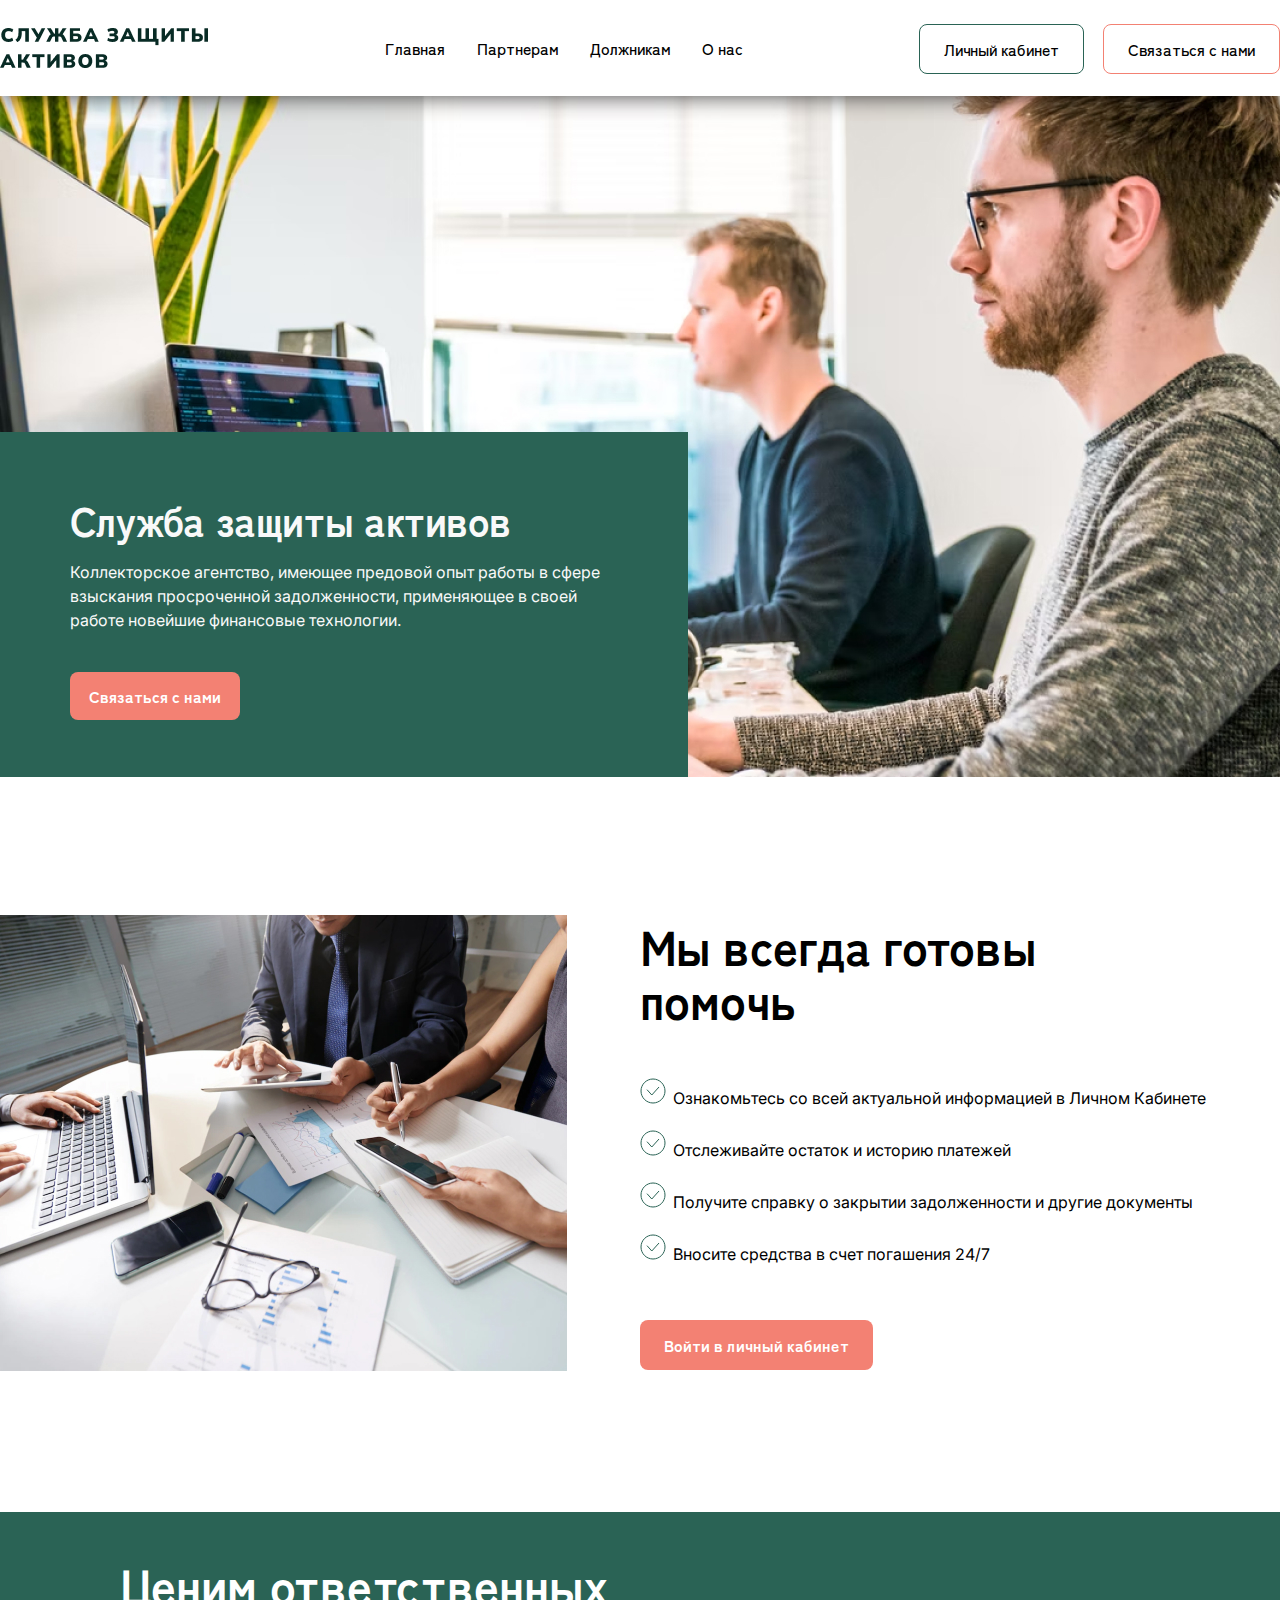
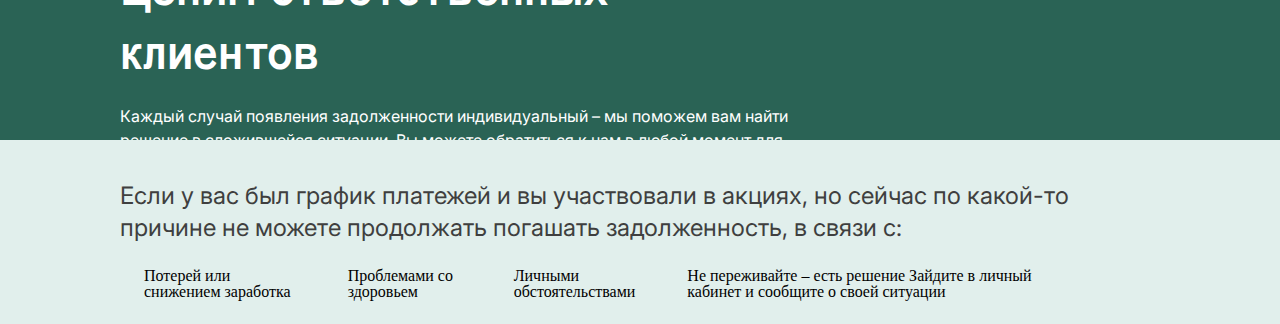
<file: index.html>
<!DOCTYPE html>
<html lang="en">
	<head>
		<meta charset="UTF-8" />
		<meta http-equiv="X-UA-Compatible" content="IE=edge" />
		<meta name="viewport" content="width=device-width, initial-scale=1.0" />
		<link rel="stylesheet" href="style.css" />
		<link rel="stylesheet" href="resetcss.css" />
		<link rel="preconnect" href="https://fonts.googleapis.com" />
		<link rel="preconnect" href="https://fonts.gstatic.com" crossorigin />
		<link
			href="https://fonts.googleapis.com/css2?family=Zen+Kaku+Gothic+Antique:wght@400;500;700&display=swap"
			rel="stylesheet"
		/>
		<link rel="preconnect" href="https://fonts.googleapis.com" />
		<link rel="preconnect" href="https://fonts.gstatic.com" crossorigin />
		<link
			href="https://fonts.googleapis.com/css2?family=Inter&display=swap"
			rel="stylesheet"
		/>
		<title>Document</title>
	</head>
	<body>
		<header class="header">
			<div class="header__wrapper">
				<div class="header__logo">
					<a href="/index.html" class="logo">
						<img src="img/logo.png" alt="Служба защиты активов" />
					</a>
				</div>
				<nav class="header__menu">
					<ul>
						<li><a href="#" class="header__menu-item">Главная</a></li>
						<li><a href="#" class="header__menu-item">Партнерам</a></li>
						<li><a href="#" class="header__menu-item">Должникам</a></li>
						<li><a href="#" class="header__menu-item">О нас</a></li>
					</ul>
				</nav>
				<div class="header__btns">
					<div class="header__button">
						<a href="#">Личный кабинет</a>
					</div>
					<div class="header__button active_btn">
						<a href="#">Связаться с нами</a>
					</div>
				</div>
			</div>
		</header>
		<section class="intro__wrapper" style="background-image: url(img/intro_bg.jpg);">
			<div class="intro__block">
				<h1 class="intro__header">Служба защиты активов</h1>
				<p class="intro__text">
					Коллекторское агентство, имеющее предовой опыт работы в сфере
					взыскания просроченной задолженности, применяющее в своей работе
					новейшие финансовые технологии.
				</p>
				<a href="#" class="intro_button">Связаться с нами</a>
			</div>
		</section>
		<section class="assist__wrapper">
			<div class="assist__pic">
				<img src="img/assist_pic.jpg" alt="assist__pic" />
			</div>
			<div class="assist__block">
				<h2 class="assist__header">Мы всегда готовы помочь</h2>
				<div class="assist__list">
					<ul class="assist__items">
						<li class="assist__item">Ознакомьтесь со всей актуальной информацией в Личном Кабинете
						</li>
						<li class="assist__item">Отслеживайте остаток и историю платежей
						</li>
						<li class="assist__item">Получите справку о закрытии задолженности и другие документы
						</li>
						<li class="assist__item">Вносите средства в счет погашения 24/7</li>
					</ul>
				</div>
				<a href="#" class="assist_btn">Войти в личный кабинет</a>
			</div>
		</section>
		<section class="clients__wrapper">
			<div class="clients__top">
				<h3 class="clients__top-header">Ценим ответственных клиентов</h3>
				<p class="clients__top-text">Каждый случай появления задолженности индивидуальный – мы поможем вам найти решение в сложившейся ситуации.
				Вы можете обратиться к нам в любой момент для получения разъяснений и рекомендаций.
				</p>
			</div>
			<div class="clients__bottom">
				<p class="clients__bottom-text">Если у вас был график платежей и вы участвовали в акциях, но сейчас по какой-то причине не можете продолжать погашать задолженность, в связи с:
				</p>
				<div class="clients__bottom_block">
					<div class="clients__card">Потерей или снижением заработка</div>
					<div class="clients__card">Проблемами со здоровьем</div>
					<div class="clients__card">Личными обстоятельствами</div>
					<div class="clients__card">Не переживайте – есть решение 
					Зайдите в личный кабинет и сообщите о своей ситуации
					</div>
				</div>
			</div>
		</section>
	</body>
</html>
</file>
<file: style.css>
*,
::before,
::after {
  box-sizing: border-box;
}
body {
  font-family: "Inter";
  font-family: "Zen Kaku Gothic Antique";
}

/* header start */
header {
  position: relative;
  z-index: 1;
  background: #ffffff;
  box-shadow: 0px -2px 24px rgba(0, 0, 0, 0.85);
}

.header__wrapper {
  max-height: 96px;
  max-width: 1408px;
  margin: 0 auto;
  display: flex;
  flex-wrap: wrap;
  justify-content: space-between;
  align-items: center;
}

.header__logo{
  display: inline-block;
}
.header__logo img {
  height: 40px;
}
.header__menu-item {
  font-family: "Zen Kaku Gothic Antique", sans-serif;
  color: #000;
  font-weight: 500;
  text-decoration: none;
}

.header__menu ul {
  display: flex;
  flex-wrap: wrap;
}
.header__menu li:not(:last-child) {
  margin-right: 32px;
}
.header__btns {
  padding: 24px 0;
  display: flex;
  justify-content: space-between;
  font-family: "Zen Kaku Gothic Antique", sans-serif;
  font-weight: 500;
}
.header__button {
  margin-right: 19px;
  padding: 16px 24px;
  gap: 10px;
  border: 1px solid #2a6355;
  border-radius: 8px;
}
.header__button.active_btn {
  margin-right: 0;
  border: 1px solid #f38173;
}
.header__btns a {
  color: black;
  text-decoration: none;
}

/* header end */

/* intro start */

.intro__wrapper {
  max-width: 1408px;
  min-height: 681px;
  background-repeat: no-repeat;
  background-size: cover;
  margin: 0 auto;
  display: flex;
  align-items: flex-end;
}
.intro__block {
  font-family: "Zen Kaku Gothic Antique", sans-serif;
  max-width: 688px;
  background-color: #2a6355;
  padding: 48px 70px 57px 70px;
}

.intro__header {
  font-weight: 700;
  font-size: 40px;
  line-height: 80px;
  color: #f9f9f9;
}
.intro__text {
  font-family: "Inter", sans-serif;
  line-height: 24px;
  font-style: normal;
  font-weight: 400;
  font-size: 16px;
  color: #f9f9f9;
  margin-bottom: 40px;
}
.intro_button {
  min-height: 48px;
  padding: 13px 19px;
  display: inline-flex;
  justify-content: center;
  align-items: center;
  font-style: normal;
  font-weight: 700;
  font-size: 16px;
  text-decoration: none;
  gap: 10px;
  border-radius: 8px;
  color: #ffffff;
  background: #f38173;
}
.assist__wrapper {
  max-width: 1408px;
  min-height: 735px;
  margin: 0 auto;
  display: flex;
  align-items: center;
  flex-direction: row;
}
.assist__pic {
  margin-right: 73px;
}
.assist__block {
  font-family: "Zen Kaku Gothic Antique";
  display: flex;
  flex-wrap: wrap;
  justify-content: space-between;
  gap: 52px;
}

.assist__header {
  font-family: "Zen Kaku Gothic Antique", sans-serif;
  font-style: normal;
  font-weight: 700;
  font-size: 48px;
  max-width: 450px;
  line-height: 112%;
}
.assist__list {
  font-family: "Inter";
  display: block;
  font-style: normal;
  font-weight: 400;
  font-size: 16px;
}
.assist__item {
  list-style-image: url(../img/assist_marker.svg);
  list-style-position: inside;
  margin-bottom: 24px;
}
.assist__item:last-child {
  margin-bottom: 0;
}

.assist__items {
  margin-bottom: 6px;
}

.assist_btn {
  display: block;
  font-family: "Zen Kaku Gothic Antique", sans-serif;
  padding: 17px 24px;
  font-style: normal;
  font-weight: 700;
  font-size: 16px;
  text-decoration: none;
  gap: 10px;
  border-radius: 8px;
  color: #ffffff;
  background: #f38173;
}
/* intro end */

/* clients start */

.clients__wrapper{
  max-width: 1408px;
  margin: 0 auto;
  display: flex;
  flex-direction: column;
}

.clients__top{
  max-height: 228px;
  background: #2A6355;
  padding: 40px 480px 0 120px;
}

.clients__top-header{  
  margin-bottom: 24px;
  font-family: 'Zen Kaku Gothic Antique', sans-serif;
  font-style: normal;
  font-weight: 700;
  font-size: 48px;
  line-height: 64px;
  color: #fff;
}
.clients__top-text{
  font-family: 'Inter';
  font-style: normal;
  font-weight: 400;
  font-size: 16px;
  line-height: 24px;
  color: #fff;
  margin-bottom: 64px;
}

.clients__bottom{
  padding: 40px 170px 0 120px;
  max-height: 228px;  
  background: #E1EFEC;
}

.clients__bottom-text{
  font-family: 'Inter';
  font-style: normal;
  font-weight: 400;
  font-size: 24px;
  line-height: 32px;
  color: #3F3F3F;
}
.clients__bottom_block{
  display: flex;
}

.clients__card {
  padding: 24px;
}






/* clients end */
</file>
<file: resetcss.css>
/* http://meyerweb.com/eric/tools/css/reset/ 
   v2.0 | 20110126
   License: none (public domain)
*/

html,
body,
div,
span,
applet,
object,
iframe,
h1,
h2,
h3,
h4,
h5,
h6,
p,
blockquote,
pre,
a,
abbr,
acronym,
address,
big,
cite,
code,
del,
dfn,
em,
img,
ins,
kbd,
q,
s,
samp,
small,
strike,
strong,
sub,
sup,
tt,
var,
b,
u,
i,
center,
dl,
dt,
dd,
ol,
ul,
li,
fieldset,
form,
label,
legend,
table,
caption,
tbody,
tfoot,
thead,
tr,
th,
td,
article,
aside,
canvas,
details,
embed,
figure,
figcaption,
footer,
header,
hgroup,
menu,
nav,
output,
ruby,
section,
summary,
time,
mark,
audio,
video {
  margin: 0;
  padding: 0;
  border: 0;
  font-size: 100%;
  font: inherit;
  vertical-align: baseline;
}
/* HTML5 display-role reset for older browsers */
article,
aside,
details,
figcaption,
figure,
footer,
header,
hgroup,
menu,
nav,
section {
  display: block;
}
body {
  line-height: 1;
}
ol,
ul {
  list-style: none;
}
blockquote,
q {
  quotes: none;
}
blockquote:before,
blockquote:after,
q:before,
q:after {
  content: "";
  content: none;
}
table {
  border-collapse: collapse;
  border-spacing: 0;
}
</file>
